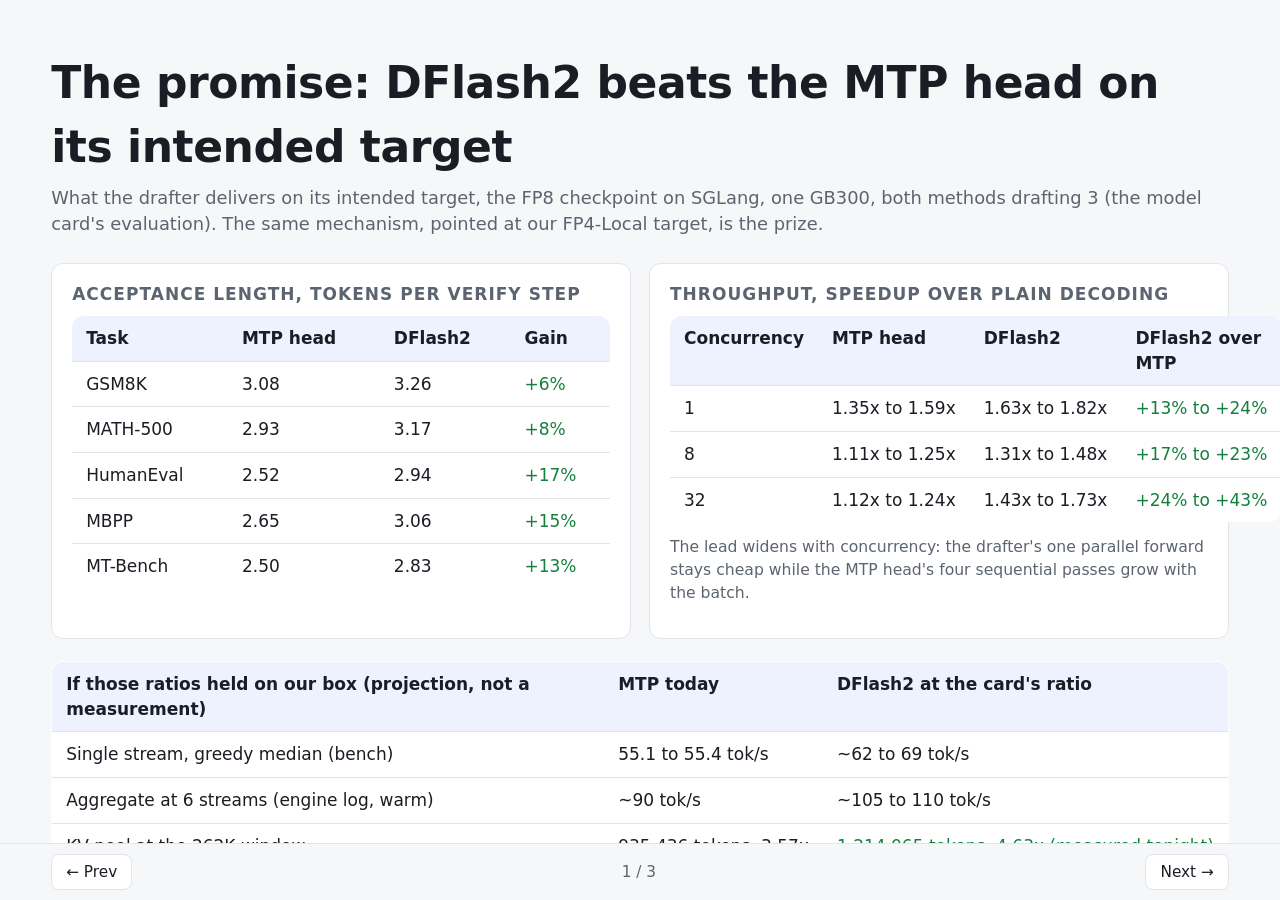
<file: dflash2-results.html>
<!doctype html>
<html lang="en">
<head>
<meta charset="utf-8">
<meta name="viewport" content="width=device-width, initial-scale=1">
<title>DFlash2 Results</title>
<style>
  :root {
    --bg: #f6f7f9; --card: #ffffff; --ink: #1a1d23; --muted: #5c6470; --line: #e1e4ea;
    --accent: #2563eb; --good: #15803d; --warn: #b45309; --tint: #eef2ff;
  }
  @media (prefers-color-scheme: dark) {
    :root:not([data-theme="light"]) {
      --bg: #0f1216; --card: #171b21; --ink: #e8eaee; --muted: #9aa3b0; --line: #2a3039;
      --accent: #7aa2ff; --good: #4ade80; --warn: #fbbf24; --tint: #1c2333;
    }
  }
  :root[data-theme="dark"] {
    --bg: #0f1216; --card: #171b21; --ink: #e8eaee; --muted: #9aa3b0; --line: #2a3039;
    --accent: #7aa2ff; --good: #4ade80; --warn: #fbbf24; --tint: #1c2333;
  }
  * { box-sizing: border-box; }
  html, body { margin: 0; height: 100%; }
  body { background: var(--bg); color: var(--ink); font: 17px/1.45 system-ui, -apple-system, "Segoe UI", Roboto, sans-serif; }
  .deck { height: 100%; display: flex; flex-direction: column; }
  .slide { display: none; flex: 1; padding: clamp(16px, 4vw, 56px); overflow: auto; }
  .slide.active { display: block; }
  .slide h1 { font-size: clamp(26px, 4vw, 44px); margin: 0 0 6px; letter-spacing: -0.01em; }
  .slide h2 { font-size: clamp(22px, 3vw, 34px); margin: 0 0 18px; letter-spacing: -0.01em; }
  .sub { color: var(--muted); margin: 0 0 26px; font-size: 1.05em; }
  .grid { display: grid; gap: 18px; grid-template-columns: repeat(auto-fit, minmax(280px, 1fr)); }
  .card { background: var(--card); border: 1px solid var(--line); border-radius: 12px; padding: 18px 20px; }
  .card h3 { margin: 0 0 10px; font-size: 1em; color: var(--muted); text-transform: uppercase; letter-spacing: .06em; font-weight: 600; }
  .big { font-size: clamp(30px, 4.5vw, 52px); font-weight: 700; line-height: 1.1; }
  .big small { display: block; font-size: 0.38em; font-weight: 500; color: var(--muted); margin-top: 6px; }
  .good { color: var(--good); } .warn { color: var(--warn); } .accent { color: var(--accent); }
  table { width: 100%; border-collapse: collapse; background: var(--card); border: 1px solid var(--line); border-radius: 12px; overflow: hidden; }
  th, td { padding: 10px 14px; text-align: left; border-bottom: 1px solid var(--line); vertical-align: top; }
  th { background: var(--tint); font-weight: 600; }
  tr:last-child td { border-bottom: none; }
  td.num { font-variant-numeric: tabular-nums; white-space: nowrap; }
  ul { margin: 0; padding-left: 20px; } li { margin: 6px 0; }
  .note { color: var(--muted); font-size: 0.92em; margin-top: 14px; }
  code { font: 0.92em ui-monospace, SFMono-Regular, Menlo, monospace; background: var(--tint); padding: 1px 6px; border-radius: 5px; }
  .flow { display: flex; flex-wrap: wrap; gap: 10px; align-items: stretch; margin: 10px 0 16px; }
  .step { flex: 1 1 150px; background: var(--card); border: 1px solid var(--line); border-radius: 10px; padding: 12px 14px; }
  .step b { display: block; color: var(--warn); font-size: 0.85em; margin-bottom: 4px; }
  .step.ok b { color: var(--good); }
  figure { margin: 0; }
  figure svg { display: block; width: 100%; max-width: 1040px; height: auto; margin: 0 auto; }
  figcaption { color: var(--muted); font-size: 0.92em; margin-top: 10px; max-width: 1040px; margin-left: auto; margin-right: auto; }
  .lbl { font-size: 12px; } .lbl-s { font-size: 11px; fill: var(--muted); } .ttl { font-size: 14px; font-weight: 600; }
  nav { display: flex; justify-content: space-between; align-items: center; padding: 10px clamp(16px, 4vw, 56px); border-top: 1px solid var(--line); color: var(--muted); font-size: 0.9em; }
  nav button { background: var(--card); color: var(--ink); border: 1px solid var(--line); border-radius: 8px; padding: 6px 14px; font: inherit; cursor: pointer; }
  nav button:hover { border-color: var(--accent); }
</style>
</head>
<body>
<div class="deck">

<section class="slide active">
  <h1>The promise: DFlash2 beats the MTP head on its intended target</h1>
  <p class="sub">What the drafter delivers on its intended target, the FP8 checkpoint on SGLang, one GB300, both methods drafting 3 (the model card's evaluation). The same mechanism, pointed at our FP4-Local target, is the prize.</p>
  <div class="grid" style="margin-bottom:22px">
    <div class="card">
      <h3>Acceptance length, tokens per verify step</h3>
      <table style="border:none">
        <tr><th>Task</th><th>MTP head</th><th>DFlash2</th><th>Gain</th></tr>
        <tr><td>GSM8K</td><td class="num">3.08</td><td class="num">3.26</td><td class="num good">+6%</td></tr>
        <tr><td>MATH-500</td><td class="num">2.93</td><td class="num">3.17</td><td class="num good">+8%</td></tr>
        <tr><td>HumanEval</td><td class="num">2.52</td><td class="num">2.94</td><td class="num good">+17%</td></tr>
        <tr><td>MBPP</td><td class="num">2.65</td><td class="num">3.06</td><td class="num good">+15%</td></tr>
        <tr><td>MT-Bench</td><td class="num">2.50</td><td class="num">2.83</td><td class="num good">+13%</td></tr>
      </table>
    </div>
    <div class="card">
      <h3>Throughput, speedup over plain decoding</h3>
      <table style="border:none">
        <tr><th>Concurrency</th><th>MTP head</th><th>DFlash2</th><th>DFlash2 over MTP</th></tr>
        <tr><td>1</td><td class="num">1.35x to 1.59x</td><td class="num">1.63x to 1.82x</td><td class="num good">+13% to +24%</td></tr>
        <tr><td>8</td><td class="num">1.11x to 1.25x</td><td class="num">1.31x to 1.48x</td><td class="num good">+17% to +23%</td></tr>
        <tr><td>32</td><td class="num">1.12x to 1.24x</td><td class="num">1.43x to 1.73x</td><td class="num good">+24% to +43%</td></tr>
      </table>
      <p class="note">The lead widens with concurrency: the drafter's one parallel forward stays cheap while the MTP head's four sequential passes grow with the batch.</p>
    </div>
  </div>
  <table>
    <tr><th>If those ratios held on our box (projection, not a measurement)</th><th>MTP today</th><th>DFlash2 at the card's ratio</th></tr>
    <tr><td>Single stream, greedy median (bench)</td><td class="num">55.1 to 55.4 tok/s</td><td class="num">~62 to 69 tok/s</td></tr>
    <tr><td>Aggregate at 6 streams (engine log, warm)</td><td class="num">~90 tok/s</td><td class="num">~105 to 110 tok/s</td></tr>
    <tr><td>KV pool at the 262K window</td><td class="num">935,436 tokens, 3.57x</td><td class="num good">1,214,065 tokens, 4.63x (measured tonight)</td></tr>
  </table>
  <p class="note">This drafter, trained against the FP8 checkpoint, does not reach these on the FP4 target: 2.60 accepted per step at 3 drafts, 7 to 20% under MTP (night 1); 2.88 at 4 drafts, 5 to 14% under at 4 to 6 streams and level at 7 to 8 (night 2). The rest of the deck is why, what it took to run it at all, and how to close the gap.</p>
</section>
<section class="slide">
  <h1>DFlash2 drafter on Flash FP4-Local: works at the full window, MTP keeps the throughput lead</h1>
  <p class="sub">Reference DGX Spark, 2026-11-08 to 2026-11-10. Same checkpoint, image, unit and port as the MTP target; only the drafter differs. Speculative decoding is lossless: speed changes, output does not.</p>
  <div class="flow">
    <div class="step"><b>Boot 1</b>method whitelist refused <code>dflash</code></div>
    <div class="step"><b>Boot 2</b>MTP hidden states were None</div>
    <div class="step"><b>Boot 3</b>FlashInfer split the drafter's KV view (now Triton)</div>
    <div class="step"><b>Boot 4</b>forced layout QSA rejects</div>
    <div class="step"><b>Boot 5</b>memory check: 35.77 GiB KV for one 262K request, 18.75 available</div>
    <div class="step ok"><b>Boot 6</b>serves at 262,144 tokens</div>
  </div>
  <div class="grid">
    <div class="card">
      <h3>Root cause of boot 5</h3>
      <p style="margin:0">vLLM's hybrid KV manager sizes every pool block by the <em>widest</em> group. The image kept the drafter's 5 layers in one group (5 &times; 6.16 MB) while each target layer had its own (3.27 MB). Every block was 30.8 MB, each target layer used 3.27 MB of it.</p>
    </div>
    <div class="card">
      <h3>Fix: plugin module <code>kvgroups.py</code></h3>
      <p style="margin:0">One KV group per drafter layer, and the drafter's block shrunk 3008 &rarr; 1504 tokens so its page fits under the target's. vLLM allows per-group block sizes (scheduler on the lcm, prefix hashing on the gcd). Kill switch <code>DF2_DRAFT_BLOCK_SIZE=off</code>. No image patch.</p>
    </div>
  </div>
</section>
<section class="slide">
  <h2>What boot 6 gave us</h2>
  <div class="grid" style="margin-bottom:22px">
    <div class="card"><h3>GPU KV cache</h3><div class="big good">1,214,065<small>tokens; MTP target: 935,436</small></div></div>
    <div class="card"><h3>Concurrency at 262K</h3><div class="big good">4.63&times;<small>MTP target: 3.57&times;</small></div></div>
    <div class="card"><h3>Acceptance, 7 hours of warm traffic</h3><div class="big warn">2.61 &rarr; 2.88<small>of 4 at 3 drafts (night 1), of 5 at 4 drafts (night 2); per position 0.72 / 0.51 / 0.37 / 0.28; MTP: 3.1 to 3.4 of 5</small></div></div>
  </div>
  <table>
    <tr><th>Streams</th><th>MTP decode, engine log, warm (2026-11-08 night)</th><th>DFlash2, 3 drafts, night 1 (collector, warm, KV under 50%)</th><th>step</th><th>DFlash2, 4 drafts, night 2 (same filter)</th><th>step</th><th>4 over 3</th></tr>
    <tr><td class="num">1</td><td class="num">(bench: 55.1 to 55.4 greedy median)</td><td class="num">34.2 tok/s (52)</td><td class="num">67 ms</td><td class="num">32.1, cold only (4)</td><td class="num">81 ms</td><td class="num">no warm sample</td></tr>
    <tr><td class="num">3</td><td class="num">~74 tok/s (4 samples)</td><td class="num">59.6 tok/s (177)</td><td class="num">125 ms</td><td class="num">75.7, one sample</td><td class="num">134 ms</td><td class="num">no warm sample</td></tr>
    <tr><td class="num">4</td><td class="num">~87 tok/s (2 samples)</td><td class="num">68.6 tok/s (651)</td><td class="num">150 ms</td><td class="num">74.9 tok/s (7)</td><td class="num">174 ms</td><td class="num good">+9%</td></tr>
    <tr><td class="num">5</td><td class="num">~87 tok/s (16 samples)</td><td class="num">74.8 tok/s (226)</td><td class="num">166 ms</td><td class="num">80.5 tok/s (14)</td><td class="num">183 ms</td><td class="num good">+8%</td></tr>
    <tr><td class="num">6</td><td class="num">~90 tok/s (17 samples)</td><td class="num">80.5 tok/s (244)</td><td class="num">184 ms</td><td class="num">85.7 tok/s (23); 82.8 at KV 50 to 65% (72) against 80.0 (199)</td><td class="num">207 ms</td><td class="num good">+4% to +6%</td></tr>
    <tr><td class="num">7</td><td class="num">~96 tok/s (16 samples)</td><td class="num">83.8 tok/s at KV 50 to 65% (77)</td><td class="num">208 ms</td><td class="num">83.4 tok/s at KV 50 to 65% (50)</td><td class="num">224 ms</td><td class="num">0%</td></tr>
    <tr><td class="num">8</td><td class="num"></td><td class="num">92.0 tok/s at KV 50 to 65% (325)</td><td class="num">217 ms</td><td class="num">91.0 tok/s at KV 50 to 65% (60)</td><td class="num">251 ms</td><td class="num">-1%</td></tr>
  </table>
  <p class="note">Medians of 20-second intervals, in parentheses how many; warm means prefix hit rate 90% or better and the first hour after boot dropped (MTP's engine log: 86% hits). Same user and same kind of load, not the same requests. Night 1 (3 drafts, 2026-11-09 04:07 to 2026-11-10 03:36 UTC, 2,469 warm intervals): no restart, no error, zero preemptions. Night 2 (4 drafts, container up 2026-11-10 03:46 UTC, serving from 04:02, 429 warm intervals of 1,461): no restart, no error, 4 preemptions, KV pool up to 89% full. Reading: 4 drafts accepts 2.88 of 5 against 2.60 of 4, the fourth position at 0.28, exactly the geometric decay of the first three (no block-8 bonus for later positions). The step grows 10 to 16%, so the gain is +8 to 9% aggregate at 4 to 5 streams, +4 to 6% at 6, and nothing at 7 to 8, where the verify of 5 tokens times 8 streams eats the extra token. Against MTP: 14% behind at 4 streams, 7% at 5, 5% at 6 (was 7 to 20% at 3 drafts). Time to first token 1.8 to 2.2 s at 4 to 7 streams on both nights. Both nights also show the lane's prefill stall, which the drafter cannot touch: 7 to 8 streams with KV at 70 to 89%, prefix hits under 50%, one 1.9 s step per 4096-token chunk, aggregate 10 tok/s for an hour at a time (night 2 hours 05 to 07 and 11 to 12 UTC; night 1 from 02:00 UTC). The single-stream bench is still the number that settles the headline; its first run fired into the restart window and is re-armed.</p>
</section>
<section class="slide">
  <h2>Inside the MTP head: one full-width layer, one token per pass</h2>
  <figure>
  <svg viewBox="0 0 1040 440" role="img" aria-label="One MTP pass: the last token's embedding and the target's pre-final four-stream state are each normalized and projected, combined into one Qwen4Exp decoder layer with QSA attention, hyper-connections and its own 512-expert MoE, then normalized and read by the shared lm_head to sample one token, which feeds the next pass. Four passes per step, then one verify." style="color: var(--ink)">
    <defs><marker id="arrA" viewBox="0 0 10 10" refX="9" refY="5" markerWidth="8" markerHeight="8" orient="auto-start-reverse"><path d="M0 0 L10 5 L0 10 z" fill="currentColor"/></marker></defs>
    <rect x="20" y="50" width="150" height="48" rx="6" fill="none" stroke="currentColor" stroke-width="1.5"/>
    <text class="lbl" x="95.0" y="68" text-anchor="middle" fill="currentColor" font-weight="600">token t</text>
    <text class="lbl-s" x="95.0" y="84" text-anchor="middle">last accepted token</text>
    <rect x="20" y="140" width="150" height="62" rx="6" fill="none" stroke="currentColor" stroke-width="1.5"/>
    <text class="lbl" x="95.0" y="158" text-anchor="middle" fill="currentColor" font-weight="600">target state</text>
    <text class="lbl-s" x="95.0" y="174" text-anchor="middle">pre-final, before the last</text>
    <text class="lbl-s" x="95.0" y="188" text-anchor="middle">combine: 4 streams x 2560</text>
    <line x1="170" y1="74" x2="218" y2="74" stroke="currentColor" stroke-width="1.5" marker-end="url(#arrA)"/>
    <line x1="170" y1="171" x2="218" y2="171" stroke="currentColor" stroke-width="1.5" marker-end="url(#arrA)"/>
    <rect x="220" y="50" width="130" height="48" rx="6" fill="none" stroke="currentColor" stroke-width="1.5"/>
    <text class="lbl-s" x="285.0" y="68" text-anchor="middle">embed: 248,320 x 2560</text>
    <text class="lbl-s" x="285.0" y="82" text-anchor="middle">norm, fc 2560 &rarr; 2560</text>
    <rect x="220" y="140" width="130" height="62" rx="6" fill="none" stroke="currentColor" stroke-width="1.5"/>
    <text class="lbl-s" x="285.0" y="158" text-anchor="middle">norm over 4 x 2560</text>
    <text class="lbl-s" x="285.0" y="172" text-anchor="middle">fc 2560 &rarr; 2560</text>
    <text class="lbl-s" x="285.0" y="186" text-anchor="middle">per stream</text>
    <line x1="350" y1="74" x2="398" y2="110" stroke="currentColor" stroke-width="1.5" marker-end="url(#arrA)"/>
    <line x1="350" y1="171" x2="398" y2="140" stroke="currentColor" stroke-width="1.5" marker-end="url(#arrA)"/>
    <rect x="400" y="50" width="300" height="160" rx="8" fill="none" stroke="currentColor" stroke-width="2"/>
    <text class="lbl" x="550" y="72" text-anchor="middle" fill="currentColor" font-weight="600">1 Qwen4Exp decoder layer, full width</text>
    <line x1="400" y1="82" x2="700" y2="82" stroke="currentColor" stroke-width="0.8" opacity="0.5"/>
    <text class="lbl-s" x="550" y="102" text-anchor="middle">QSA attention: 24 heads, 2 KV heads, top-k indexer</text>
    <text class="lbl-s" x="550" y="118" text-anchor="middle">its own KV cache (the 49th group)</text>
    <line x1="400" y1="128" x2="700" y2="128" stroke="currentColor" stroke-width="0.8" opacity="0.5"/>
    <text class="lbl-s" x="550" y="146" text-anchor="middle">hyper-connections: 4 residual streams, low-rank mix</text>
    <line x1="400" y1="156" x2="700" y2="156" stroke="currentColor" stroke-width="0.8" opacity="0.5"/>
    <text class="lbl-s" x="550" y="174" text-anchor="middle">MoE: 512 experts, top-10 + shared, 640 wide, NVFP4</text>
    <text class="lbl-s" x="550" y="196" text-anchor="middle">combine &rarr; 2560</text>
    <line x1="700" y1="130" x2="748" y2="130" stroke="currentColor" stroke-width="1.5" marker-end="url(#arrA)"/>
    <rect x="750" y="100" width="130" height="60" rx="6" fill="none" stroke="currentColor" stroke-width="1.5"/>
    <text class="lbl-s" x="815.0" y="118" text-anchor="middle">final norm</text>
    <text class="lbl-s" x="815.0" y="132" text-anchor="middle">shared lm_head</text>
    <text class="lbl-s" x="815.0" y="146" text-anchor="middle">248,320 logits</text>
    <line x1="880" y1="130" x2="928" y2="130" stroke="currentColor" stroke-width="1.5" marker-end="url(#arrA)"/>
    <text class="lbl-s" x="904.0" y="124" text-anchor="middle">sample</text>
    <rect x="930" y="100" width="90" height="60" rx="6" fill="var(--tint)" stroke="currentColor" stroke-width="1.5"/>
    <text class="lbl" x="975.0" y="118" text-anchor="middle" fill="currentColor" font-weight="600">token t+1</text>
    <text class="lbl-s" x="975.0" y="134" text-anchor="middle">draft</text>
    <path d="M975 160 L975 250 L6 250 L6 74 L18 74" fill="none" stroke="currentColor" stroke-width="1.5" marker-end="url(#arrA)"/>
    <path d="M6 171 L18 171" fill="none" stroke="currentColor" stroke-width="1.5" marker-end="url(#arrA)"/>
    <text class="lbl-s" x="535" y="244" text-anchor="middle">feedback, x4: the draft becomes token t, the layer's 4 output streams become the state; pass k cannot start before pass k-1 sampled</text>
    <path d="M700 185 L725 185 L725 250" fill="none" stroke="currentColor" stroke-width="1" stroke-dasharray="3 3"/>
    <!-- step timeline -->
    <text class="lbl" x="20" y="300" fill="currentColor">one decode step, per request</text>
    <rect x="20" y="312" width="200" height="28" fill="none" stroke="currentColor" stroke-width="1.5"/><text class="lbl-s" x="120" y="330" text-anchor="middle">target verify, 5 tokens</text>
    <rect x="220" y="312" width="90" height="28" fill="var(--tint)" stroke="currentColor" stroke-width="1.5"/><text class="lbl-s" x="265" y="330" text-anchor="middle">pass 1</text>
    <rect x="310" y="312" width="90" height="28" fill="var(--tint)" stroke="currentColor" stroke-width="1.5"/><text class="lbl-s" x="355" y="330" text-anchor="middle">pass 2</text>
    <rect x="400" y="312" width="90" height="28" fill="var(--tint)" stroke="currentColor" stroke-width="1.5"/><text class="lbl-s" x="445" y="330" text-anchor="middle">pass 3</text>
    <rect x="490" y="312" width="90" height="28" fill="var(--tint)" stroke="currentColor" stroke-width="1.5"/><text class="lbl-s" x="535" y="330" text-anchor="middle">pass 4</text>
    <text class="lbl-s" x="20" y="364">4 passes through a 512-expert layer, each for one token of each running stream: cheap alone, growing with the batch.</text>
    <text class="lbl-s" x="20" y="380">Trained with the checkpoint, so it drafts what the FP4 target would say: 3.1 to 3.4 of 5 accepted on this box.</text>
    <text class="lbl-s" x="1030" y="430" text-anchor="end">pass lengths illustrative, not measured</text>
  </svg>
  <figcaption>The MTP head is a 49th target layer that sees the pre-final state and the last token. Its strength is the match to the checkpoint; its cost is the loop: four sequential forwards through a full-width MoE layer, with its own KV cache, before every verify.</figcaption>
  </figure>
</section>
<section class="slide">
  <h2>Inside the DFlash2 drafter: five small layers, the whole block in one forward</h2>
  <figure>
  <svg viewBox="0 0 1040 480" role="img" aria-label="Context path: five tapped target features per token, 12,800 wide, pass fc to 2560 and a fused K/V projection into the drafter's own sliding-window cache. Block path: the anchor token and K mask tokens are embedded and run through five layers, each a 2-tap grouped conv around attention and around the MLP, attending non-causally to the block and to the context keys. The final norm and lm_head give the top 16 candidates per position; the selector scores edges between candidates with rank-256 codebooks and walks one path of K drafts." style="color: var(--ink)">
    <defs><marker id="arrB" viewBox="0 0 10 10" refX="9" refY="5" markerWidth="8" markerHeight="8" orient="auto-start-reverse"><path d="M0 0 L10 5 L0 10 z" fill="currentColor"/></marker><marker id="arrBa" viewBox="0 0 10 10" refX="9" refY="5" markerWidth="8" markerHeight="8" orient="auto-start-reverse"><path d="M0 0 L10 5 L0 10 z" fill="var(--accent)"/></marker></defs>
    <!-- context path -->
    <text class="lbl" x="20" y="24" fill="currentColor">context path, once per token (prefill, then each accepted token)</text>
    <rect x="20" y="40" width="170" height="62" rx="6" fill="none" stroke="var(--accent)" stroke-width="2"/>
    <text class="lbl" x="105.0" y="58" text-anchor="middle" fill="var(--accent)" font-weight="600">5 target taps</text>
    <text class="lbl-s" x="105.0" y="74" text-anchor="middle">layers 4, 14, 24, 34, 44</text>
    <text class="lbl-s" x="105.0" y="88" text-anchor="middle">5 x 2560 = 12,800 per token</text>
    <line x1="190" y1="71" x2="218" y2="71" stroke="currentColor" stroke-width="1.5" marker-end="url(#arrBa)"/>
    <rect x="220" y="40" width="110" height="62" rx="6" fill="none" stroke="var(--accent)" stroke-width="2"/>
    <text class="lbl" x="275.0" y="58" text-anchor="middle" fill="var(--accent)" font-weight="600">fc</text>
    <text class="lbl-s" x="275.0" y="74" text-anchor="middle">12,800 &rarr; 2560</text>
    <line x1="330" y1="71" x2="358" y2="71" stroke="currentColor" stroke-width="1.5" marker-end="url(#arrBa)"/>
    <rect x="360" y="40" width="170" height="62" rx="6" fill="none" stroke="var(--accent)" stroke-width="2"/>
    <text class="lbl" x="445.0" y="58" text-anchor="middle" fill="var(--accent)" font-weight="600">K/V projection</text>
    <text class="lbl-s" x="445.0" y="74" text-anchor="middle">fused for 5 layers</text>
    <text class="lbl-s" x="445.0" y="88" text-anchor="middle">8 KV heads x 128 each</text>
    <line x1="530" y1="71" x2="558" y2="71" stroke="currentColor" stroke-width="1.5" marker-end="url(#arrBa)"/>
    <rect x="560" y="40" width="170" height="62" rx="6" fill="var(--tint)" stroke="var(--accent)" stroke-width="2"/>
    <text class="lbl" x="645.0" y="58" text-anchor="middle" fill="var(--accent)" font-weight="600">drafter KV cache</text>
    <text class="lbl-s" x="645.0" y="74" text-anchor="middle">sliding window 2048</text>
    <text class="lbl-s" x="645.0" y="88" text-anchor="middle">1504-token blocks, Triton</text>
    <path d="M645 102 L645 146 L530 146 L530 168" fill="none" stroke="var(--accent)" stroke-width="1.5" marker-end="url(#arrBa)"/>
    <text class="lbl-s" x="655" y="134">K, V of the context, into every layer's attention</text>
    <!-- block path -->
    <text class="lbl" x="20" y="160" fill="currentColor">block path, once per step</text>
    <rect x="20" y="210" width="170" height="76" rx="6" fill="none" stroke="var(--accent)" stroke-width="2"/>
    <text class="lbl" x="105" y="228" text-anchor="middle" fill="var(--accent)" font-weight="600">block tokens</text>
    <text class="lbl-s" x="105" y="244" text-anchor="middle">a, m, m, m, m</text>
    <text class="lbl-s" x="105" y="258" text-anchor="middle">embed, scale, RoPE</text>
    <text class="lbl-s" x="105" y="272" text-anchor="middle">block 8 trained; K = 3, 4</text>
    <line x1="190" y1="247" x2="218" y2="247" stroke="currentColor" stroke-width="1.5" marker-end="url(#arrBa)"/>
    <rect x="220" y="170" width="620" height="150" rx="8" fill="none" stroke="var(--accent)" stroke-width="2.5"/>
    <text class="lbl" x="530" y="190" text-anchor="middle" fill="var(--accent)" font-weight="600">x5: one DFlash2 decoder layer, 2560 wide</text>
    <rect x="240" y="205" width="580" height="50" rx="6" fill="none" stroke="currentColor" stroke-width="1"/>
    <text class="lbl-s" x="300" y="226" text-anchor="middle">norm</text>
    <text class="lbl-s" x="380" y="226" text-anchor="middle">conv 2 taps</text>
    <text class="lbl-s" x="530" y="226" text-anchor="middle">attention: 32 heads, 8 KV, non-causal</text>
    <text class="lbl-s" x="530" y="242" text-anchor="middle">queries: the block; keys: the block + the context cache</text>
    <text class="lbl-s" x="700" y="226" text-anchor="middle">conv 2 taps</text>
    <text class="lbl-s" x="780" y="226" text-anchor="middle">+ residual</text>
    <rect x="240" y="262" width="580" height="48" rx="6" fill="none" stroke="currentColor" stroke-width="1"/>
    <text class="lbl-s" x="300" y="283" text-anchor="middle">norm</text>
    <text class="lbl-s" x="380" y="283" text-anchor="middle">conv 2 taps</text>
    <text class="lbl-s" x="530" y="283" text-anchor="middle">MLP: SiLU, 7680 wide</text>
    <text class="lbl-s" x="530" y="299" text-anchor="middle">conv: 160 groups of 16 channels, mixes position i with i-1</text>
    <text class="lbl-s" x="700" y="283" text-anchor="middle">conv 2 taps</text>
    <text class="lbl-s" x="780" y="283" text-anchor="middle">+ residual</text>
    <line x1="840" y1="247" x2="868" y2="247" stroke="currentColor" stroke-width="1.5" marker-end="url(#arrBa)"/>
    <rect x="870" y="216" width="150" height="62" rx="6" fill="none" stroke="var(--accent)" stroke-width="2"/>
    <text class="lbl" x="945.0" y="234" text-anchor="middle" fill="var(--accent)" font-weight="600">norm, lm_head</text>
    <text class="lbl-s" x="945.0" y="250" text-anchor="middle">248,320 logits</text>
    <text class="lbl-s" x="945.0" y="264" text-anchor="middle">on the K mask positions</text>
    <path d="M945 278 L945 330" fill="none" stroke="var(--accent)" stroke-width="1.5" marker-end="url(#arrBa)"/>
    <text class="lbl-s" x="938" y="310" text-anchor="end">top 16 per position</text>
    <rect x="640" y="332" width="380" height="70" rx="6" fill="var(--tint)" stroke="var(--accent)" stroke-width="2"/>
    <text class="lbl" x="830.0" y="350" text-anchor="middle" fill="var(--accent)" font-weight="600">candidate selector</text>
    <text class="lbl-s" x="830.0" y="366" text-anchor="middle">codebooks P, S: 248,320 x 256; h &rarr; 256</text>
    <text class="lbl-s" x="830.0" y="380" text-anchor="middle">score(p &rarr; c) = logit(c) + &lt;P[p] &middot; h, S[c]&gt;</text>
    <text class="lbl-s" x="830.0" y="394" text-anchor="middle">walk from the anchor, K steps, greedy or sampled</text>
    <path d="M640 367 L560 367" fill="none" stroke="var(--accent)" stroke-width="1.5" marker-end="url(#arrBa)"/>
    <rect x="420" y="346" width="140" height="42" rx="6" fill="none" stroke="var(--accent)" stroke-width="2"/>
    <text class="lbl" x="490.0" y="364" text-anchor="middle" fill="var(--accent)" font-weight="600">K drafts</text>
    <text class="lbl-s" x="490.0" y="380" text-anchor="middle">one path, to verify</text>
    <text class="lbl-s" x="20" y="430">0.6B BF16 in all; the five layers are dense, no MoE. One forward per step whatever K, so the step grows with the block, not with the pass count.</text>
    <text class="lbl-s" x="20" y="446">Trained against the FP8 checkpoint: 2.60 of 4 and 2.88 of 5 accepted on the FP4 target (card: 2.8 to 3.3 of 4 on FP8).</text>
  </svg>
  <figcaption>Two paths. The context path turns the plugin's five taps into keys and values once per token and keeps them in the drafter's own sliding-window cache. The block path embeds the anchor and K mask tokens and runs them through five dense conv-attention layers in one forward; the masks see each other and the context, not the future tokens they stand for. The lm_head keeps 16 candidates per position and the selector's codebooks join them into one chain.</figcaption>
  </figure>
</section>
<section class="slide">
  <h2>The wiring: what each head reads from the target, and how often it runs</h2>
  <figure>
  <svg viewBox="0 0 1040 520" role="img" aria-label="Left: the target's 48-layer stack feeds its pre-final four-stream state and the last token into the MTP head, one QSA layer with its own MoE, which emits one token per pass and loops four times. Right: the plugin taps the completed outputs of five target layers, averages the four streams, the drafter projects them through fc into context keys and values, runs the anchor plus mask block through five conv-attention layers in one forward, takes the top 16 candidates per position and a selector picks one path of K drafts. Both hand their drafts to one verify pass." style="color: var(--ink)">
    <defs>
      <marker id="arr2" viewBox="0 0 10 10" refX="9" refY="5" markerWidth="8" markerHeight="8" orient="auto-start-reverse"><path d="M0 0 L10 5 L0 10 z" fill="currentColor"/></marker>
      <marker id="arr2a" viewBox="0 0 10 10" refX="9" refY="5" markerWidth="8" markerHeight="8" orient="auto-start-reverse"><path d="M0 0 L10 5 L0 10 z" fill="var(--accent)"/></marker>
    </defs>
    <!-- left: MTP -->
    <text class="ttl" x="20" y="24" fill="currentColor">flash-local: the MTP head, drafting 4, one token per pass</text>
    <rect x="20" y="44" width="140" height="330" rx="6" fill="none" stroke="currentColor" stroke-width="1.5"/>
    <line x1="48" y1="50" x2="48" y2="368" stroke="currentColor" stroke-width="0.8" stroke-dasharray="3 4" opacity="0.55"/>
    <line x1="76" y1="50" x2="76" y2="368" stroke="currentColor" stroke-width="0.8" stroke-dasharray="3 4" opacity="0.55"/>
    <line x1="104" y1="50" x2="104" y2="368" stroke="currentColor" stroke-width="0.8" stroke-dasharray="3 4" opacity="0.55"/>
    <line x1="132" y1="50" x2="132" y2="368" stroke="currentColor" stroke-width="0.8" stroke-dasharray="3 4" opacity="0.55"/>
    <line x1="20" y1="71.5" x2="160" y2="71.5" stroke="currentColor" stroke-width="0.8" opacity="0.5"/>
    <line x1="20" y1="99.0" x2="160" y2="99.0" stroke="currentColor" stroke-width="0.8" opacity="0.5"/>
    <line x1="20" y1="126.5" x2="160" y2="126.5" stroke="currentColor" stroke-width="0.8" opacity="0.5"/>
    <line x1="20" y1="154.0" x2="160" y2="154.0" stroke="currentColor" stroke-width="0.8" opacity="0.5"/>
    <line x1="20" y1="181.5" x2="160" y2="181.5" stroke="currentColor" stroke-width="0.8" opacity="0.5"/>
    <line x1="20" y1="209.0" x2="160" y2="209.0" stroke="currentColor" stroke-width="0.8" opacity="0.5"/>
    <line x1="20" y1="236.5" x2="160" y2="236.5" stroke="currentColor" stroke-width="0.8" opacity="0.5"/>
    <line x1="20" y1="264.0" x2="160" y2="264.0" stroke="currentColor" stroke-width="0.8" opacity="0.5"/>
    <line x1="20" y1="291.5" x2="160" y2="291.5" stroke="currentColor" stroke-width="0.8" opacity="0.5"/>
    <line x1="20" y1="319.0" x2="160" y2="319.0" stroke="currentColor" stroke-width="0.8" opacity="0.5"/>
    <line x1="20" y1="346.5" x2="160" y2="346.5" stroke="currentColor" stroke-width="0.8" opacity="0.5"/>
    <text class="lbl-s" x="20" y="394">48 layers: 36 GDN + 12 QSA, 4 streams</text>
    <text class="lbl-s" x="20" y="408">512 experts top-10, NVFP4; unchanged</text>
    <rect x="320" y="60" width="130" height="30" rx="6" fill="none" stroke="currentColor" stroke-width="1.5"/>
    <text class="lbl-s" x="385" y="79" text-anchor="middle">token t (last accepted)</text>
    <line x1="385" y1="90" x2="385" y2="148" stroke="currentColor" stroke-width="1.5" marker-end="url(#arr2)"/>
    <text class="lbl-s" x="392" y="122">embedding</text>
    <rect x="300" y="150" width="180" height="120" rx="8" fill="none" stroke="currentColor" stroke-width="1.5"/>
    <text class="lbl" x="390" y="172" text-anchor="middle" fill="currentColor" font-weight="600">MTP head</text>
    <text class="lbl-s" x="390" y="194" text-anchor="middle">norm(emb) + norm(4 x 2560) &rarr; fc</text>
    <text class="lbl-s" x="390" y="214" text-anchor="middle">1 layer: QSA + own 512-expert MoE</text>
    <text class="lbl-s" x="390" y="234" text-anchor="middle">norm &rarr; shared lm_head</text>
    <text class="lbl-s" x="390" y="254" text-anchor="middle">1 token</text>
    <path d="M160 360 L230 360 L230 240 L298 240" fill="none" stroke="currentColor" stroke-width="1.5" marker-end="url(#arr2)"/>
    <text class="lbl-s" x="165" y="376">pre-final state, all 4 streams (4 x 2560)</text>
    <line x1="385" y1="270" x2="385" y2="298" stroke="currentColor" stroke-width="1.5" marker-end="url(#arr2)"/>
    <rect x="320" y="300" width="130" height="30" rx="6" fill="none" stroke="currentColor" stroke-width="1.5"/>
    <text class="lbl-s" x="385" y="319" text-anchor="middle">token t+1 (draft)</text>
    <path d="M450 315 L475 315 L475 75 L452 75" fill="none" stroke="currentColor" stroke-width="1.5" marker-end="url(#arr2)"/>
    <text class="lbl-s" x="470" y="200" text-anchor="middle" transform="rotate(-90 470 200)">x4, one pass after another</text>
    <line x1="385" y1="330" x2="385" y2="468" stroke="currentColor" stroke-width="1.5" marker-end="url(#arr2)"/>
    <text class="lbl-s" x="392" y="400">4 drafts</text>
    <!-- right: DFlash2 -->
    <text class="ttl" x="540" y="24" fill="currentColor">flash-local-dflash2: the DFlash2 drafter, one shot</text>
    <rect x="540" y="44" width="140" height="330" rx="6" fill="none" stroke="currentColor" stroke-width="1.5"/>
    <line x1="568" y1="50" x2="568" y2="368" stroke="currentColor" stroke-width="0.8" stroke-dasharray="3 4" opacity="0.55"/>
    <line x1="596" y1="50" x2="596" y2="368" stroke="currentColor" stroke-width="0.8" stroke-dasharray="3 4" opacity="0.55"/>
    <line x1="624" y1="50" x2="624" y2="368" stroke="currentColor" stroke-width="0.8" stroke-dasharray="3 4" opacity="0.55"/>
    <line x1="652" y1="50" x2="652" y2="368" stroke="currentColor" stroke-width="0.8" stroke-dasharray="3 4" opacity="0.55"/>
    <line x1="540" y1="71.5" x2="680" y2="71.5" stroke="currentColor" stroke-width="0.8" opacity="0.5"/>
    <line x1="540" y1="99.0" x2="680" y2="99.0" stroke="currentColor" stroke-width="0.8" opacity="0.5"/>
    <line x1="540" y1="126.5" x2="680" y2="126.5" stroke="currentColor" stroke-width="0.8" opacity="0.5"/>
    <line x1="540" y1="154.0" x2="680" y2="154.0" stroke="currentColor" stroke-width="0.8" opacity="0.5"/>
    <line x1="540" y1="181.5" x2="680" y2="181.5" stroke="currentColor" stroke-width="0.8" opacity="0.5"/>
    <line x1="540" y1="209.0" x2="680" y2="209.0" stroke="currentColor" stroke-width="0.8" opacity="0.5"/>
    <line x1="540" y1="236.5" x2="680" y2="236.5" stroke="currentColor" stroke-width="0.8" opacity="0.5"/>
    <line x1="540" y1="264.0" x2="680" y2="264.0" stroke="currentColor" stroke-width="0.8" opacity="0.5"/>
    <line x1="540" y1="291.5" x2="680" y2="291.5" stroke="currentColor" stroke-width="0.8" opacity="0.5"/>
    <line x1="540" y1="319.0" x2="680" y2="319.0" stroke="currentColor" stroke-width="0.8" opacity="0.5"/>
    <line x1="540" y1="346.5" x2="680" y2="346.5" stroke="currentColor" stroke-width="0.8" opacity="0.5"/>
    <text class="lbl-s" x="540" y="394">48 layers: 36 GDN + 12 QSA, 4 streams</text>
    <text class="lbl-s" x="540" y="408">512 experts top-10, NVFP4; unchanged</text>
    <line x1="680" y1="78.4" x2="705" y2="78.4" stroke="var(--accent)" stroke-width="2"/><text class="lbl-s" x="684" y="75.4" fill="var(--accent)">5</text>
    <line x1="680" y1="147.1" x2="705" y2="147.1" stroke="var(--accent)" stroke-width="2"/><text class="lbl-s" x="684" y="144.1" fill="var(--accent)">15</text>
    <line x1="680" y1="215.9" x2="705" y2="215.9" stroke="var(--accent)" stroke-width="2"/><text class="lbl-s" x="684" y="212.9" fill="var(--accent)">25</text>
    <line x1="680" y1="284.6" x2="705" y2="284.6" stroke="var(--accent)" stroke-width="2"/><text class="lbl-s" x="684" y="281.6" fill="var(--accent)">35</text>
    <line x1="680" y1="353.4" x2="705" y2="353.4" stroke="var(--accent)" stroke-width="2"/><text class="lbl-s" x="684" y="350.4" fill="var(--accent)">45</text>
    <line x1="705" y1="78" x2="705" y2="353" stroke="var(--accent)" stroke-width="2"/>
    <text class="lbl-s" x="712" y="100" fill="var(--accent)">plugin taps the input of</text>
    <text class="lbl-s" x="712" y="112" fill="var(--accent)">layers 5, 15, 25, 35, 45</text>
    <text class="lbl-s" x="712" y="124" fill="var(--accent)">mean of the 4 streams</text>
    <line x1="705" y1="212" x2="723" y2="212" stroke="var(--accent)" stroke-width="2" marker-end="url(#arr2a)"/>
    <rect x="725" y="190" width="100" height="44" rx="6" fill="none" stroke="var(--accent)" stroke-width="1.5"/>
    <text class="lbl" x="775" y="208" text-anchor="middle" fill="var(--accent)" font-weight="600">fc</text>
    <text class="lbl-s" x="775" y="226" text-anchor="middle">5 x 2560 &rarr; 2560</text>
    <line x1="775" y1="234" x2="775" y2="258" stroke="var(--accent)" stroke-width="1.5" marker-end="url(#arr2a)"/>
    <rect x="725" y="260" width="100" height="56" rx="6" fill="none" stroke="var(--accent)" stroke-width="1.5"/>
    <text class="lbl" x="775" y="278" text-anchor="middle" fill="var(--accent)" font-weight="600">context K/V</text>
    <text class="lbl-s" x="775" y="294" text-anchor="middle">5 layers, window 2048</text>
    <text class="lbl-s" x="775" y="308" text-anchor="middle">own cache, Triton</text>
    <line x1="825" y1="288" x2="858" y2="288" stroke="var(--accent)" stroke-width="1.5" marker-end="url(#arr2a)"/>
    <text class="lbl-s" x="842" y="280" text-anchor="middle">K, V</text>
    <text class="lbl-s" x="950" y="50" text-anchor="middle">block: anchor + K mask tokens</text>
    <rect x="880" y="58" width="26" height="26" rx="4" fill="none" stroke="var(--accent)" stroke-width="1.5"/><text class="lbl-s" x="893" y="75" text-anchor="middle" fill="var(--accent)">a</text>
    <rect x="910" y="58" width="26" height="26" rx="4" fill="var(--tint)" stroke="var(--accent)" stroke-width="1.5"/><text class="lbl-s" x="923" y="75" text-anchor="middle" fill="var(--accent)">m</text>
    <rect x="940" y="58" width="26" height="26" rx="4" fill="var(--tint)" stroke="var(--accent)" stroke-width="1.5"/><text class="lbl-s" x="953" y="75" text-anchor="middle" fill="var(--accent)">m</text>
    <rect x="970" y="58" width="26" height="26" rx="4" fill="var(--tint)" stroke="var(--accent)" stroke-width="1.5"/><text class="lbl-s" x="983" y="75" text-anchor="middle" fill="var(--accent)">m</text>
    <rect x="1000" y="58" width="26" height="26" rx="4" fill="var(--tint)" stroke="var(--accent)" stroke-width="1.5"/><text class="lbl-s" x="1013" y="75" text-anchor="middle" fill="var(--accent)">m</text>
    <line x1="950" y1="84" x2="950" y2="108" stroke="var(--accent)" stroke-width="1.5" marker-end="url(#arr2a)"/>
    <text class="lbl-s" x="956" y="100">queries</text>
    <rect x="860" y="110" width="160" height="200" rx="8" fill="none" stroke="var(--accent)" stroke-width="2.5"/>
    <line x1="860" y1="110" x2="1020" y2="110" stroke="var(--accent)" stroke-width="1"/><text class="lbl-s" x="940" y="135" text-anchor="middle">attn + conv &middot; MLP + conv</text>
    <line x1="860" y1="150" x2="1020" y2="150" stroke="var(--accent)" stroke-width="1"/><text class="lbl-s" x="940" y="175" text-anchor="middle">attn + conv &middot; MLP + conv</text>
    <line x1="860" y1="190" x2="1020" y2="190" stroke="var(--accent)" stroke-width="1"/><text class="lbl-s" x="940" y="215" text-anchor="middle">attn + conv &middot; MLP + conv</text>
    <line x1="860" y1="230" x2="1020" y2="230" stroke="var(--accent)" stroke-width="1"/><text class="lbl-s" x="940" y="255" text-anchor="middle">attn + conv &middot; MLP + conv</text>
    <line x1="860" y1="270" x2="1020" y2="270" stroke="var(--accent)" stroke-width="1"/><text class="lbl-s" x="940" y="295" text-anchor="middle">attn + conv &middot; MLP + conv</text>
    <text class="lbl-s" x="940" y="324" text-anchor="middle">5 layers, non-causal, 0.6B</text>
    <line x1="940" y1="310" x2="940" y2="328" stroke="var(--accent)" stroke-width="1.5" opacity="0"/>
    <line x1="1030" y1="310" x2="1030" y2="310" stroke="none"/>
    <rect x="860" y="334" width="160" height="28" rx="6" fill="none" stroke="var(--accent)" stroke-width="1.5"/>
    <text class="lbl-s" x="940" y="352" text-anchor="middle">lm_head &rarr; top 16 per position</text>
    <line x1="940" y1="362" x2="940" y2="382" stroke="var(--accent)" stroke-width="1.5" marker-end="url(#arr2a)"/>
    <rect x="860" y="384" width="160" height="44" rx="6" fill="var(--tint)" stroke="var(--accent)" stroke-width="1.5"/>
    <text class="lbl-s" x="940" y="402" text-anchor="middle" font-weight="600">selector: rank-256 codebooks</text>
    <text class="lbl-s" x="940" y="418" text-anchor="middle">scores the edges, walks one path</text>
    <line x1="940" y1="428" x2="940" y2="468" stroke="var(--accent)" stroke-width="1.5" marker-end="url(#arr2a)"/>
    <text class="lbl-s" x="934" y="452" text-anchor="end">K drafts (3, then 4), one shot</text>
    <!-- verify bar -->
    <rect x="20" y="470" width="1010" height="30" rx="6" fill="none" stroke="currentColor" stroke-width="1.5"/>
    <text class="lbl-s" x="525" y="489" text-anchor="middle">verify: the unchanged target runs anchor + drafts in one pass, keeps the accepted prefix plus one bonus token, drops the rest. Lossless either way.</text>
  </svg>
  <figcaption>What each head reads and how often it runs. The MTP head reads the last token and the pre-final hyper-connection state, and must run once per draft because pass k needs the token pass k-1 produced. The DFlash2 drafter reads five taps the plugin adds to the target's stack (completed outputs of layers 4, 14, 24, 34, 44, averaged over the four streams), turns them into context keys and values once, and drafts the whole block in one forward: K mask tokens attend to each other and to the context, the top-16 candidates per position are joined by the selector's codebooks into one path. More taps, less looping.</figcaption>
  </figure>
</section>
<section class="slide">
  <h2>What changed in the KV pool: why boot 5 died and boot 6 did not</h2>
  <figure>
  <svg viewBox="0 0 1040 330" role="img" aria-label="Before: the pool block is 30.8 MB, the width of the drafter group of five layers; each of the 49 target groups uses 3.27 MB of such a block. After: the drafter has five groups of one layer at a 1504-token block, 3.08 MB each, and the pool block is the target's 3.27 MB." style="color: var(--ink)">
    <defs>
      <marker id="arr2" viewBox="0 0 10 10" refX="9" refY="5" markerWidth="8" markerHeight="8" orient="auto-start-reverse"><path d="M0 0 L10 5 L0 10 z" fill="currentColor"/></marker>
    </defs>
    <!-- before -->
    <text class="ttl" x="20" y="24" fill="currentColor">Before: the image's grouping (boot 5)</text>
    <text class="lbl-s" x="20" y="44">one pool, one block size, sized by the widest group</text>
    <line x1="20" y1="62" x2="451" y2="62" stroke="currentColor" stroke-width="1" marker-start="url(#arr2)" marker-end="url(#arr2)"/>
    <text class="lbl-s" x="235" y="58" text-anchor="middle">pool block = 30.8 MB</text>
    <text class="lbl" x="20" y="92" fill="currentColor">drafter: 1 group, 5 layers</text>
    <rect x="20" y="100" width="86" height="28" fill="var(--tint)" stroke="var(--accent)" stroke-width="1.5"/>
    <rect x="106" y="100" width="86" height="28" fill="var(--tint)" stroke="var(--accent)" stroke-width="1.5"/>
    <rect x="192" y="100" width="86" height="28" fill="var(--tint)" stroke="var(--accent)" stroke-width="1.5"/>
    <rect x="278" y="100" width="86" height="28" fill="var(--tint)" stroke="var(--accent)" stroke-width="1.5"/>
    <rect x="364" y="100" width="86" height="28" fill="var(--tint)" stroke="var(--accent)" stroke-width="1.5"/>
    <text class="lbl-s" x="235" y="119" text-anchor="middle" fill="var(--accent)">5 x 6.16 MB at 3008 tokens, 8 KV heads x 128</text>
    <text class="lbl" x="20" y="162" fill="currentColor">target: 49 groups of 1 layer, each gets the same block</text>
    <rect x="20" y="170" width="431" height="28" fill="none" stroke="currentColor" stroke-width="1.5" stroke-dasharray="4 3"/>
    <rect x="20" y="170" width="46" height="28" fill="currentColor" opacity="0.55"/>
    <text class="lbl-s" x="258" y="189" text-anchor="middle">3.27 MB used, 27.5 MB of every block empty</text>
    <text class="lbl" x="20" y="240" fill="currentColor">one request at 262,144 tokens: 35.77 GiB billed, 18.75 GiB in the pool</text>
    <text class="lbl-s" x="20" y="262">vLLM refused to start: "estimated maximum model length is 114304"</text>
    <!-- after -->
    <text class="ttl" x="560" y="24" fill="currentColor">After: kvgroups.py in the plugin (boot 6)</text>
    <text class="lbl-s" x="560" y="44">one group per drafter layer, drafter block 3008 to 1504 tokens</text>
    <line x1="560" y1="62" x2="606" y2="62" stroke="currentColor" stroke-width="1" marker-start="url(#arr2)" marker-end="url(#arr2)"/>
    <text class="lbl-s" x="614" y="66" text-anchor="start">pool block = 3.27 MB, the target's own page</text>
    <text class="lbl" x="560" y="92" fill="currentColor">drafter: 5 groups of 1 layer</text>
    <rect x="560" y="100" width="43" height="28" fill="var(--tint)" stroke="var(--accent)" stroke-width="1.5"/>
    <rect x="612" y="100" width="43" height="28" fill="var(--tint)" stroke="var(--accent)" stroke-width="1.5"/>
    <rect x="664" y="100" width="43" height="28" fill="var(--tint)" stroke="var(--accent)" stroke-width="1.5"/>
    <rect x="716" y="100" width="43" height="28" fill="var(--tint)" stroke="var(--accent)" stroke-width="1.5"/>
    <rect x="768" y="100" width="43" height="28" fill="var(--tint)" stroke="var(--accent)" stroke-width="1.5"/>
    <text class="lbl-s" x="820" y="119" text-anchor="start" fill="var(--accent)">3.08 MB each at 1504 tokens</text>
    <text class="lbl" x="560" y="162" fill="currentColor">target: 49 groups of 1 layer, block fits the page</text>
    <rect x="560" y="170" width="46" height="28" fill="currentColor" opacity="0.55"/>
    <rect x="560" y="170" width="46" height="28" fill="none" stroke="currentColor" stroke-width="1.5"/>
    <text class="lbl-s" x="614" y="189" text-anchor="start">3.27 MB used of 3.27, same as the MTP target</text>
    <text class="lbl" x="560" y="240" fill="currentColor">pool: 1,214,065 tokens, 4.63x at 262,144 (MTP: 935,436, 3.57x)</text>
    <text class="lbl-s" x="560" y="262">scheduler on lcm 3008, prefix hashing on gcd 1504; image not patched</text>
    <text class="lbl-s" x="1030" y="316" text-anchor="end">bars to scale: 14 px per MB</text>
  </svg>
  <figcaption>vLLM's hybrid KV manager draws every group's blocks from one pool, and a pool block is the summed page size of the widest group. Keeping the drafter's five layers in one group made every block 30.8 MB while a target layer used 3.27 MB of it. Splitting the drafter one layer per group and shrinking its block to 1504 tokens brings the pool block back to the target's page, so the full 262K window fits with room to spare.</figcaption>
  </figure>
</section>
<section class="slide">
  <h2>What is still open</h2>
  <div class="grid">
    <div class="card">
      <h3>Measure</h3>
      <ul>
        <li><b>Done, night 2: 4 drafts</b> (<code>FLASH_LOCAL_DRAFT_TOKENS=4</code>, a flag of the existing target; the drafter's config says <code>block_size 8</code>, the card's 3 was SGLang's QSA verify limit). Result: 2.88 of 5 accepted, +8 to 9% aggregate at 4 to 5 streams, +4 to 6% at 6, level at 7 to 8. <b>Next: 5 drafts</b> only after a clean single-stream bench at 4; geometric decay says position 5 accepts ~0.20, +0.2 tokens a step (3.08 of 6) against a step 8 to 10% costlier: about level at the 7 to 8 streams this box runs at night, a few percent at 4 to 6.</li>
        <li>Controlled single-stream <code>./bench.sh</code>, armed to run when the box is idle (the first arming fired into the 2026-11-10 restart window and is re-armed with an engine-up check). MTP reference: greedy median 55.1 to 55.4 tok/s. Fills the TBD column in BENCHMARKS.md.</li>
        <li>Quality battery (GSM8K, HumanEval) on this target, once. Lossless by construction, but the lane's numbers should be reproduced.</li>
        <li>Lane tuning, not drafter: while a long prompt prefills, every decode stream gets one step per 4096-token chunk, about 1.9 s on this box (aggregate fell to 8 to 12 tok/s at 6 to 7 streams for minutes, on MTP too). A smaller <code>--max-num-batched-tokens</code> (1024 to 2048) would keep streams responsive during prefill at some cost to prefill throughput; worth one measured try.</li>
      </ul>
    </div>
    <div class="card">
      <h3>Decide</h3>
      <ul>
        <li>Verdict after two nights: MTP stays the lane's default. DFlash2 at 4 drafts trails 5 to 14% in aggregate decode at 4 to 6 streams (acceptance 2.88 against 3.1 to 3.4) and wins on KV headroom (plus 30%); at 3 drafts it trailed 7 to 20% and won on step latency too. Keep it as a documented second target, and make 4 the target's draft default (the installer's is 3).</li>
        <li>Drafting more is a flag, not a retrain (corrected: an earlier version of this slide said the block was 4 by training; the config says 8). The geometric projection for 4 drafts was 2.87; measured 2.88, position 4 at 0.28: the block-8 training gives no bonus on later positions, so 5 drafts projects ~3.08 and no more. The teacher mismatch is the lever for the rest of the gap.</li>
      </ul>
    </div>
    <div class="card">
      <h3>Tidy</h3>
      <ul>
        <li>Drop the <code>kvdiag</code> diagnostics once stable.</li>
        <li>Fix the cosmetic "pool bytes per block" log line.</li>
        <li>Hand the numbers to the doc-keeper for docs/flash-local-lane.md.</li>
      </ul>
    </div>
  </div>
</section>
<section class="slide">
  <h2>Fine-tuning the DFlash2 drafter for FP4-Local</h2>
  <p class="sub">Same drafter, same plugin, same unit. Only the teacher changes: the FP4-Local target instead of the FP8 checkpoint. Two ways to get there.</p>
  <div class="grid" style="margin-bottom:22px">
    <div class="card">
      <h3>What has to change, and what does not</h3>
      <ul>
        <li><b>Drafter stays BF16</b>, 0.6B, same architecture, same plugin, same KV grouping and boot path. Quantizing it buys nothing and costs acceptance.</li>
        <li><b>Teacher becomes the FP4-Local target</b>: hidden states captured from it, training text regenerated by it. The paper's recipe with our checkpoint as teacher.</li>
        <li><b>Block stays 8</b>, as incoai trained it. The draft depth is the unit's flag (1 to 7), not a property of the weights; the card's 3 was SGLang's QSA limit.</li>
        <li><b>Measured the same way</b>: the metrics collector and bench already in place give acceptance per position and tok/s by concurrency for any drafter we boot.</li>
      </ul>
    </div>
    <div class="card">
      <h3>Why it should work</h3>
      <ul>
        <li>The gap is 0.3 to 0.6 accepted tokens per step, the size of a teacher mismatch, not of a method that fails: on predictable text this drafter already accepts 3.7 to 4.0 of 4 on the FP4 target.</li>
        <li>The MTP head has no such headroom: it ships inside the checkpoint and is already matched to it.</li>
        <li>A drafter back at the card's 2.8 to 3.3 at 3 drafts ties our MTP at a cheaper step; 4 or 5 drafts at the card's per-position rates give 3.3 to 3.7.</li>
      </ul>
    </div>
  </div>
  <table>
    <tr><th>Path</th><th>What</th><th>Data</th><th>Compute</th><th>Time, cost (estimates)</th><th>Expected</th></tr>
    <tr><td><b>A. Adapt on the Spark</b></td><td>Fine-tune incoai's weights on FP4-Local features harvested from the serving engine: the plugin already captures the drafter's input features per token; dump them with the accepted tokens</td><td>Real traffic, 5M to 10M tokens a day at today's load; a week gives a first set</td><td>The Spark itself, nights, engine stopped (training 0.6B in BF16 needs under 20 GiB)</td><td>1 to 2 weeks wall clock, electricity</td><td>Recovers much of the 0.3 to 0.6 gap; block stays 8, depth by flag; traffic-shaped drafter</td></tr>
    <tr><td><b>B. Full recipe in the cloud</b></td><td>Paper recipe (~800K target-regenerated samples, 6 epochs, 3072 tokens, AdamW 6e-4 cosine, frozen target features), block 8 as trained, FP4-Local as teacher</td><td>Regenerate ~1.5B tokens with the FP4 target</td><td>8x B200 class, FP4 target served for regeneration, then feature extraction + training</td><td>Order of 2 to 4 days end to end, low thousands of dollars</td><td>Card-level acceptance at 4 or 5 drafts: 3.3 to 3.7; clear win over MTP</td></tr>
  </table>
  <p class="note">Next steps in order: 1) wire the feature dump into the plugin behind a flag and let it run under normal load; 2) run the single-stream bench for the MTP baseline on this box; 3) fine-tune on the harvested set and boot the result as a third target on the same unit; 4) read the collector; 5) decide on path B with the numbers from 3. Costs and durations are estimates to be checked at step 1, not quotes.</p>
</section>

<nav>
  <button id="prev" type="button">&larr; Prev</button>
  <span id="pos">1 / 3</span>
  <button id="next" type="button">Next &rarr;</button>
</nav>
</div>
<script>
  const slides = Array.from(document.querySelectorAll('.slide'));
  let i = 0;
  function show(n) {
    i = (n + slides.length) % slides.length;
    slides.forEach((s, k) => s.classList.toggle('active', k === i));
    document.getElementById('pos').textContent = (i + 1) + ' / ' + slides.length;
    try { location.hash = String(i + 1); } catch (e) {}
  }
  document.getElementById('prev').onclick = () => show(i - 1);
  document.getElementById('next').onclick = () => show(i + 1);
  addEventListener('keydown', e => {
    if (e.key === 'ArrowRight' || e.key === ' ' || e.key === 'PageDown') show(i + 1);
    if (e.key === 'ArrowLeft' || e.key === 'PageUp') show(i - 1);
  });
  const h = parseInt(location.hash.slice(1), 10);
  if (h >= 1 && h <= slides.length) show(h - 1);
</script>
</body>
</html>
</file>
